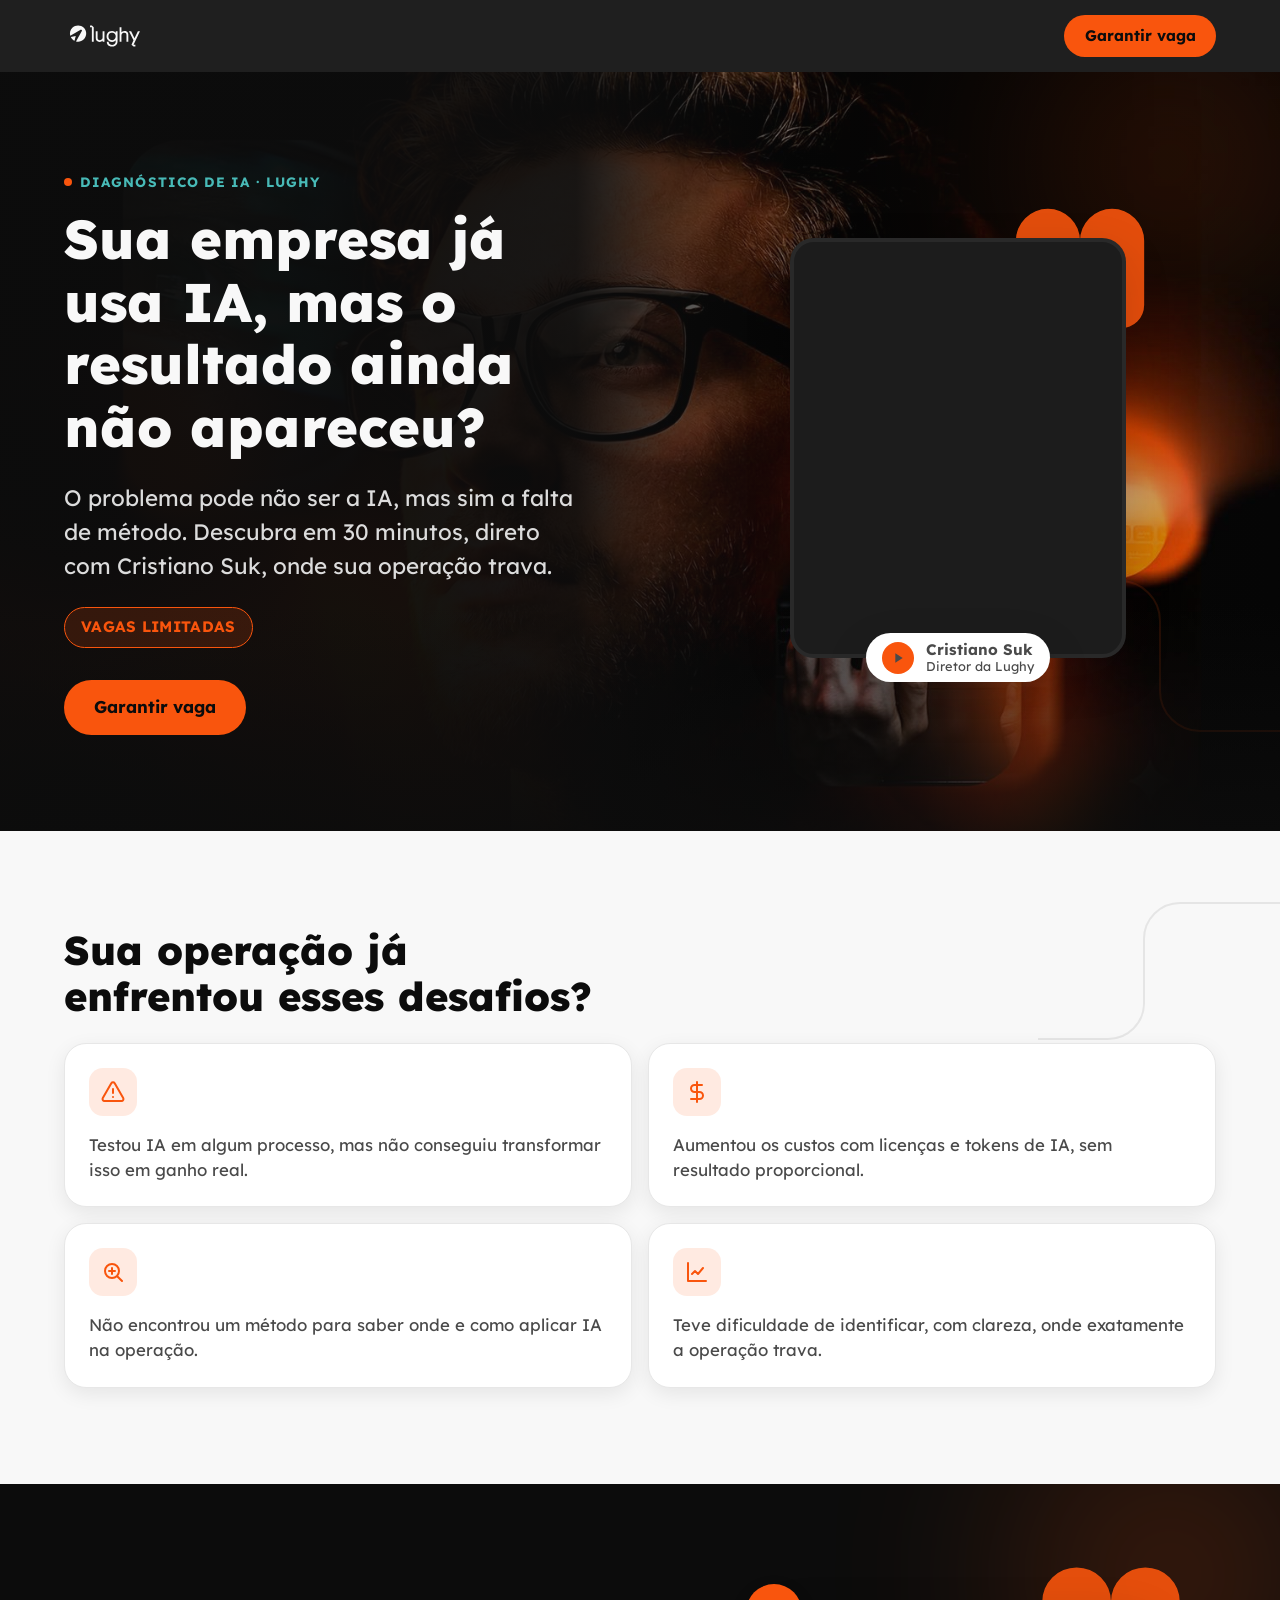
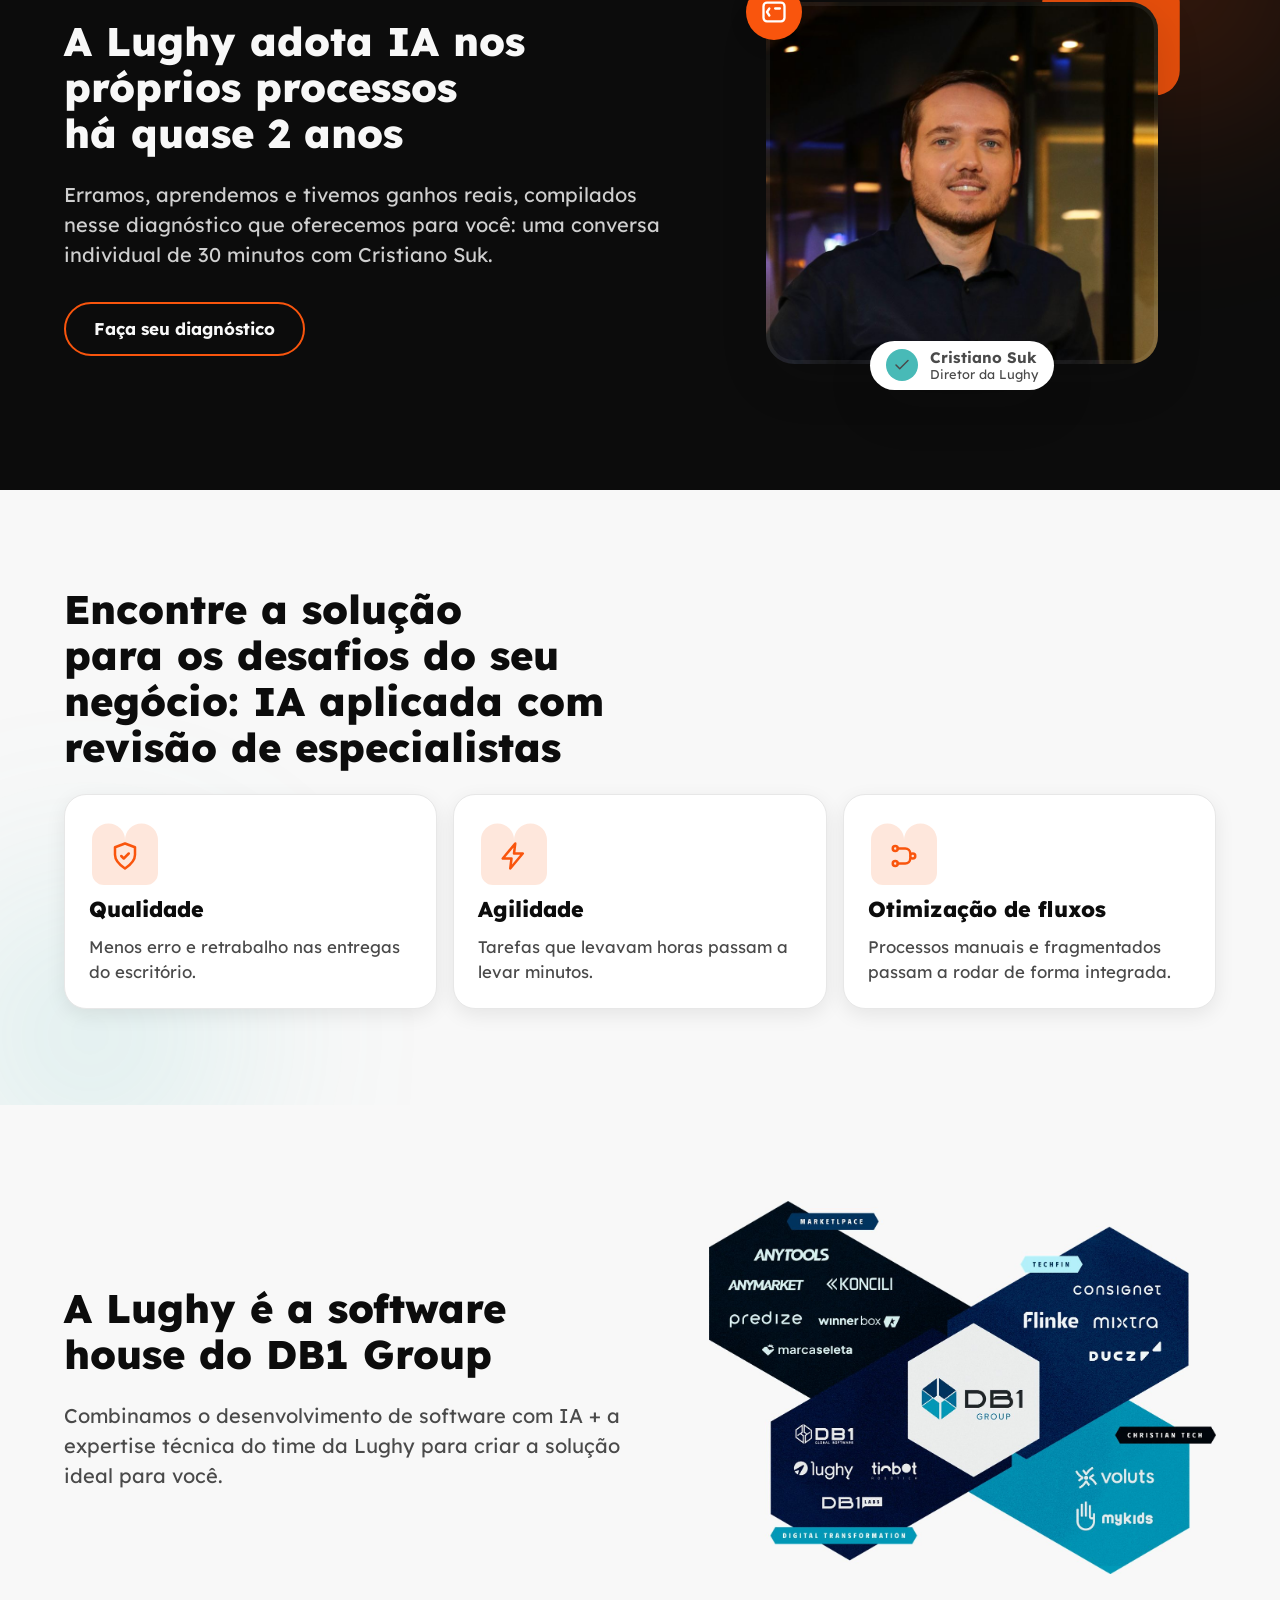
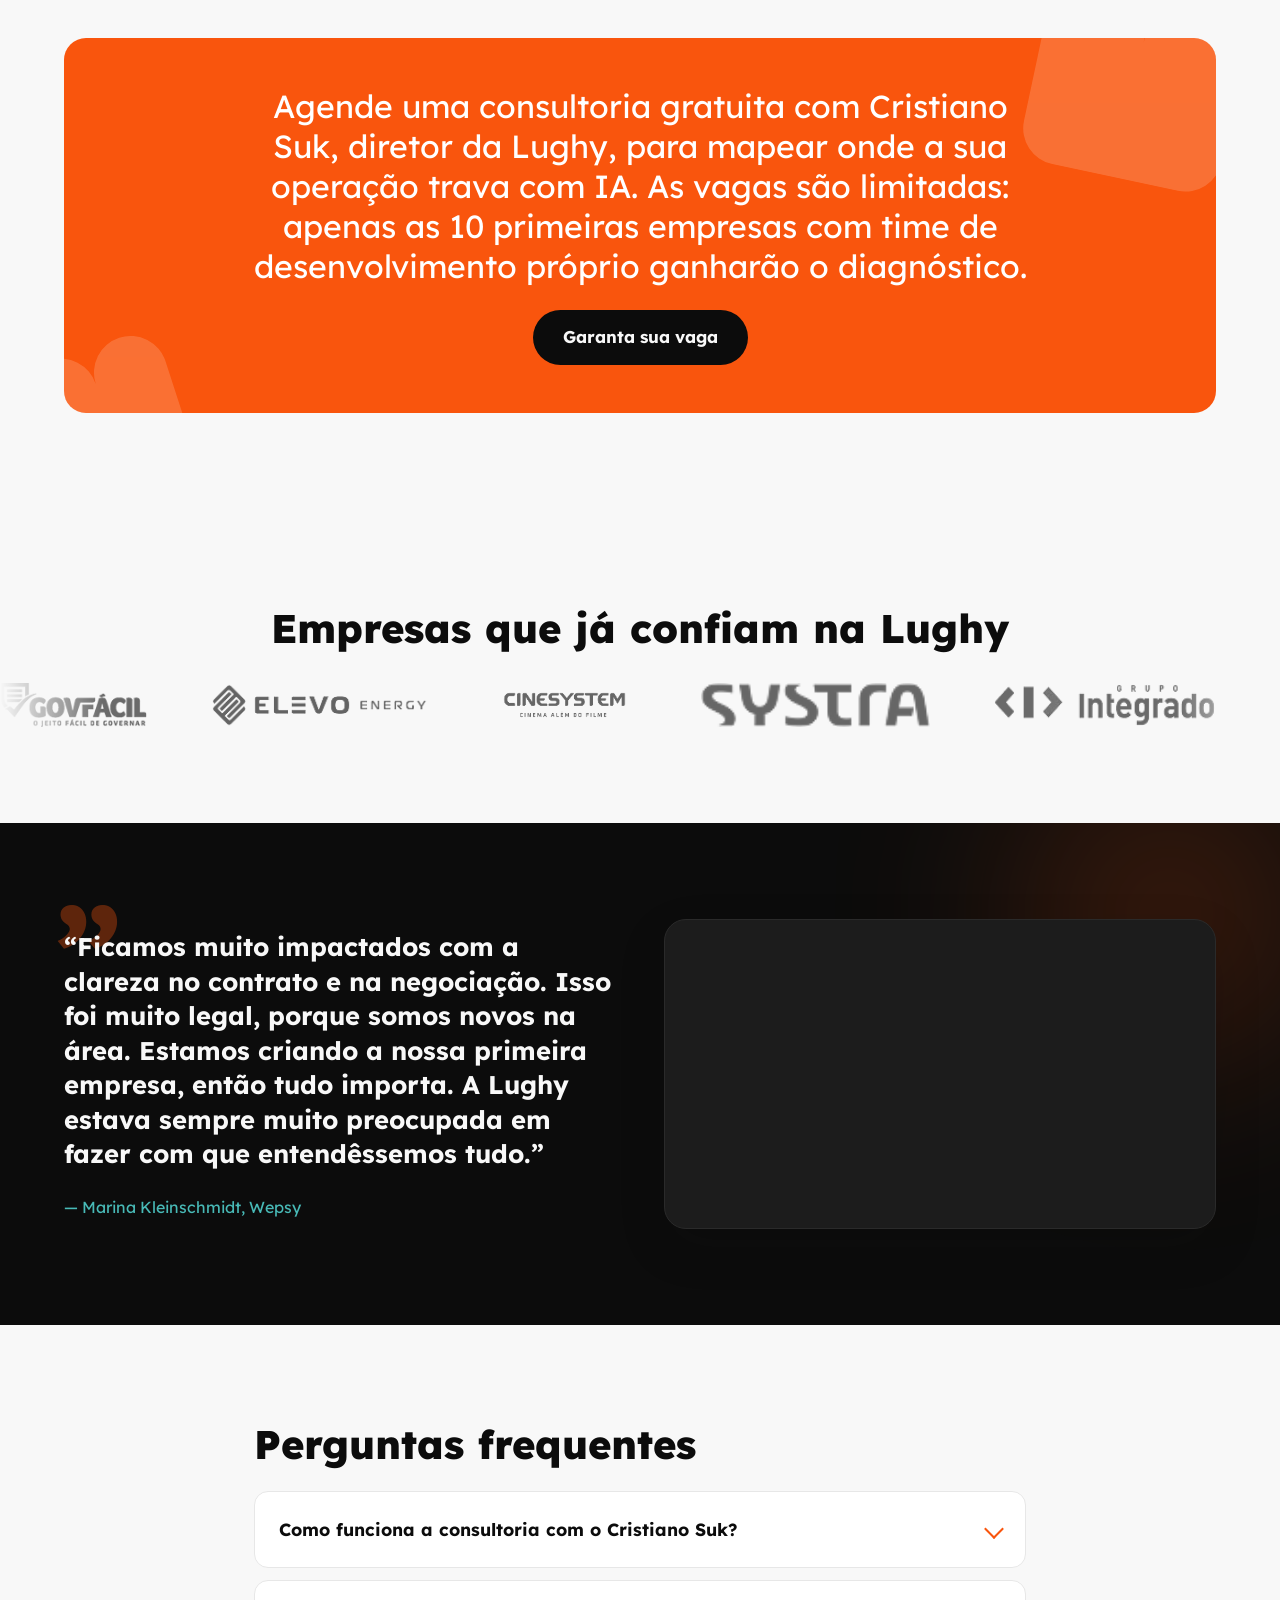
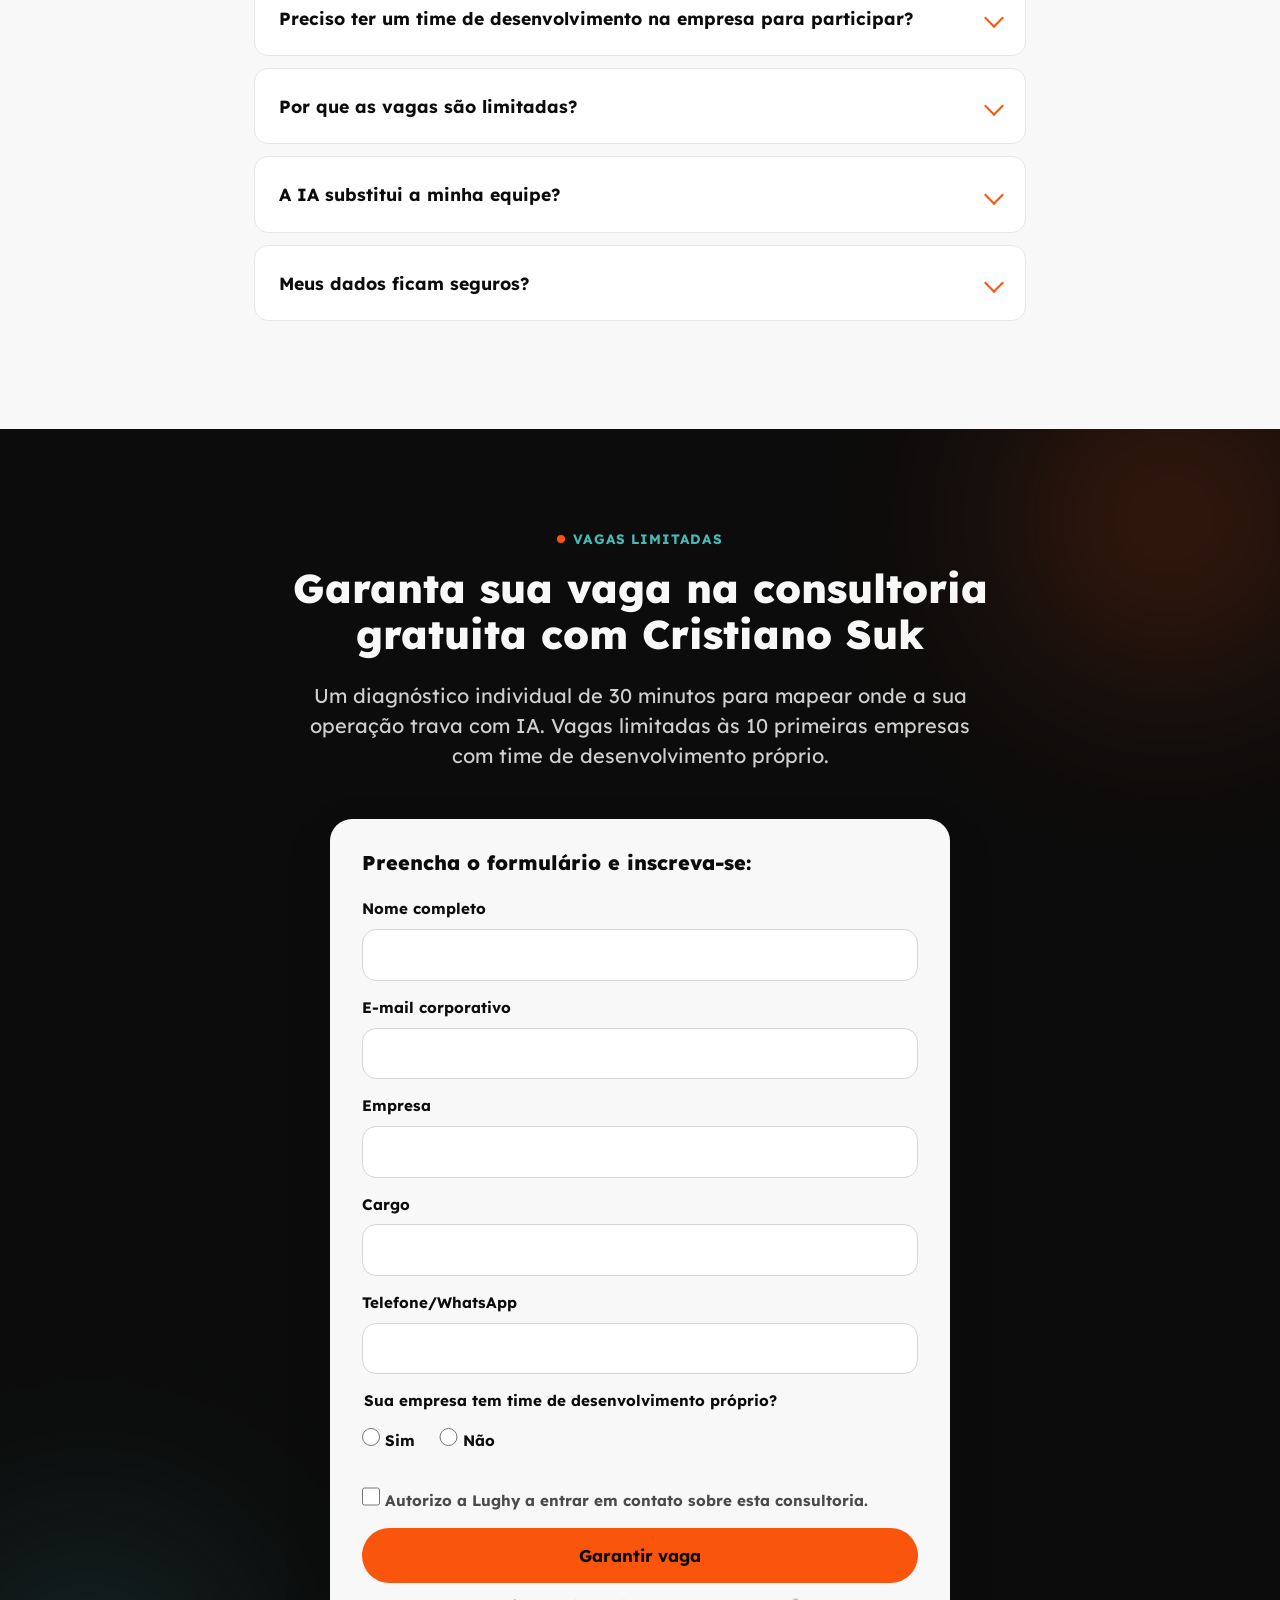
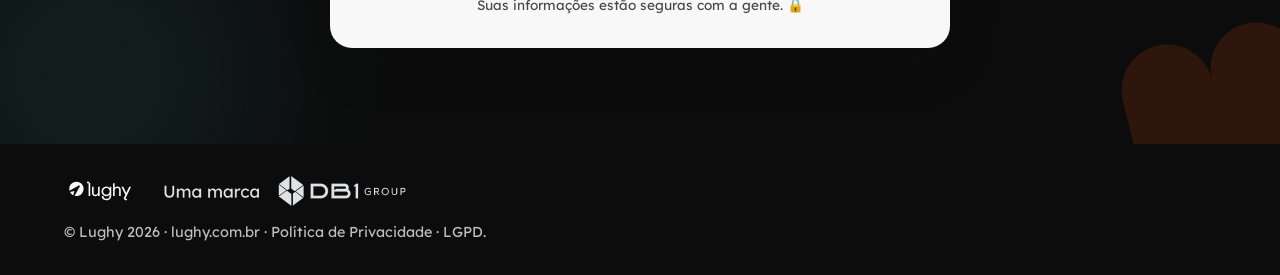
<file: index.html>
<!DOCTYPE html>
<html lang="pt-BR">
<head>
  <meta charset="UTF-8" />
  <meta name="viewport" content="width=device-width, initial-scale=1.0" />

  <!-- Google Tag Manager -->
  <script>(function(w,d,s,l,i){w[l]=w[l]||[];w[l].push({'gtm.start':
  new Date().getTime(),event:'gtm.js'});var f=d.getElementsByTagName(s)[0],
  j=d.createElement(s),dl=l!='dataLayer'?'&l='+l:'';j.async=true;j.src=
  'https://www.googletagmanager.com/gtm.js?id='+i+dl;f.parentNode.insertBefore(j,f);
  })(window,document,'script','dataLayer','GTM-N384CG7L');</script>
  <!-- End Google Tag Manager -->

  <title>Consultoria gratuita de IA com Cristiano Suk | Lughy</title>
  <meta name="description" content="Sua empresa já usa IA, mas o resultado não apareceu? Agende um diagnóstico gratuito de 30 minutos com Cristiano Suk, diretor da Lughy, e descubra onde sua operação trava. Vagas limitadas." />

  <!-- Open Graph -->
  <meta property="og:type" content="website" />
  <meta property="og:site_name" content="Lughy" />
  <meta property="og:locale" content="pt_BR" />
  <meta property="og:title" content="Consultoria gratuita de IA com Cristiano Suk | Lughy" />
  <meta property="og:description" content="Descubra em 30 minutos, direto com Cristiano Suk, onde sua operação trava com IA. Vagas limitadas às 10 primeiras empresas com time de desenvolvimento próprio." />
  <meta property="og:url" content="https://lughy.com.br/" />
  <!-- substituir por imagem de compartilhamento social 1200x630 (og-image.jpg) -->
  <meta property="og:image" content="assets/og-image.jpg" />
  <meta property="og:image:width" content="1200" />
  <meta property="og:image:height" content="630" />
  <meta property="og:image:alt" content="Consultoria gratuita de IA com Cristiano Suk, diretor da Lughy" />

  <!-- Twitter Card -->
  <meta name="twitter:card" content="summary_large_image" />
  <meta name="twitter:title" content="Consultoria gratuita de IA com Cristiano Suk | Lughy" />
  <meta name="twitter:description" content="Descubra em 30 minutos, direto com Cristiano Suk, onde sua operação trava com IA. Vagas limitadas." />
  <meta name="twitter:image" content="assets/og-image.jpg" />

  <link rel="icon" type="image/svg+xml" href="assets/logo-lughy-orange.svg" />

  <!-- Google Fonts: Lexend (400, 700, 800) -->
  <link rel="preconnect" href="https://fonts.googleapis.com" />
  <link rel="preconnect" href="https://fonts.gstatic.com" crossorigin />
  <link href="https://fonts.googleapis.com/css2?family=Lexend:wght@400;700;800&display=swap" rel="stylesheet" />

  <link rel="stylesheet" href="styles.css" />
</head>
<body>
  <!-- Google Tag Manager (noscript) -->
  <noscript><iframe src="https://www.googletagmanager.com/ns.html?id=GTM-N384CG7L"
  height="0" width="0" style="display:none;visibility:hidden"></iframe></noscript>
  <!-- End Google Tag Manager (noscript) -->

  <a class="skip-link" href="#formulario">Ir para o formulário</a>

  <!-- 5.1 Header fixo -->
  <header class="site-header">
    <div class="container site-header__inner">
      <a class="site-header__logo" href="#topo" aria-label="Lughy — página inicial">
        <!-- substituir por logo oficial Lughy (variante off-white) -->
        <img src="assets/logo-lughy-white.svg" alt="Lughy" width="140" height="56" />
      </a>
      <!-- LP focada em conversão: sem menu de navegação -->
      <a class="btn btn--primary btn--sm site-header__cta js-scroll" href="#formulario">Garantir vaga</a>
    </div>
  </header>

  <main id="topo">

    <!-- 5.2 Hero + Formulário -->
    <section class="hero" aria-labelledby="hero-title">
      <!-- imagem de fundo estilizada (PPT comercial) + overlay para legibilidade -->
      <div class="hero__bg" aria-hidden="true"></div>
      <!-- elementos decorativos organicos -->
      <span class="deco-glow deco-glow--orange" aria-hidden="true"></span>
      <span class="deco-glow deco-glow--teal" aria-hidden="true"></span>
      <svg class="deco-line deco-line--hero" viewBox="0 0 320 260" fill="none" aria-hidden="true">
        <path d="M8 40 H120 a40 40 0 0 1 40 40 V150 a40 40 0 0 0 40 40 H312" stroke="currentColor" stroke-width="2" />
      </svg>

      <div class="container hero__grid">
        <div class="hero__copy">
          <p class="eyebrow"><span class="eyebrow__dot" aria-hidden="true"></span> Diagnóstico de IA · Lughy</p>
          <h1 id="hero-title">Sua empresa já usa IA, mas o resultado ainda não apareceu?</h1>
          <h2 class="hero__subtitle">O problema pode não ser a IA, mas sim a falta de método. Descubra em 30 minutos, direto com Cristiano Suk, onde sua operação trava.</h2>
          <p class="hero__vagas"><span class="badge">Vagas limitadas</span></p>
          <a class="btn btn--primary js-scroll hero__cta" href="#formulario">Garantir vaga</a>
        </div>

        <!-- Vídeo do Cristiano Suk sobre a consultoria (formato vertical 4:5) -->
        <div class="hero__media">
          <figure class="video-suk">
            <svg class="video-suk__shape" viewBox="0 0 240 220" aria-hidden="true"><path d="M10,70 A55,55 0 0 1 120,70 A55,55 0 0 1 230,70 L230,180 A40,40 0 0 1 190,220 L50,220 A40,40 0 0 1 10,180 Z"/></svg>
            <div class="video-suk__frame">
              <!-- Vídeo do Cristiano Suk sobre a consultoria (YouTube Short) -->
              <iframe
                src="https://www.youtube-nocookie.com/embed/5r_0Nt1J_Ow"
                title="Cristiano Suk fala sobre a consultoria de IA da Lughy"
                loading="lazy"
                referrerpolicy="strict-origin-when-cross-origin"
                allow="accelerometer; autoplay; clipboard-write; encrypted-media; gyroscope; picture-in-picture; web-share"
                allowfullscreen></iframe>
            </div>
            <figcaption class="video-suk__tag">
              <span class="video-suk__tag-badge" aria-hidden="true">
                <svg viewBox="0 0 24 24" fill="currentColor"><path d="M8 5v14l11-7z"/></svg>
              </span>
              <span><strong>Cristiano Suk</strong>Diretor da Lughy</span>
            </figcaption>
          </figure>
        </div>
      </div>
    </section>

    <!-- 5.3 Seção Dores -->
    <section class="section dores" aria-labelledby="dores-title">
      <svg class="deco-line deco-line--dores" viewBox="0 0 300 200" fill="none" aria-hidden="true">
        <path d="M292 20 H150 a36 36 0 0 0 -36 36 V120 a36 36 0 0 1 -36 36 H8" stroke="currentColor" stroke-width="2" />
      </svg>
      <div class="container">
        <h2 id="dores-title" class="section__title">Sua operação já enfrentou esses desafios?</h2>
        <ul class="cards cards--2 dores__grid">
          <li class="card">
            <span class="card__badge" aria-hidden="true">
              <svg viewBox="0 0 24 24" fill="none" stroke="currentColor" stroke-width="2" stroke-linecap="round" stroke-linejoin="round"><path d="M12 9v4M12 17h.01"/><path d="M10.3 3.2 1.8 18a2 2 0 0 0 1.7 3h17a2 2 0 0 0 1.7-3L13.7 3.2a2 2 0 0 0-3.4 0z"/></svg>
            </span>
            <p>Testou IA em algum processo, mas não conseguiu transformar isso em ganho real.</p>
          </li>
          <li class="card">
            <span class="card__badge" aria-hidden="true">
              <svg viewBox="0 0 24 24" fill="none" stroke="currentColor" stroke-width="2" stroke-linecap="round" stroke-linejoin="round"><path d="M12 2v20M17 5H9.5a3.5 3.5 0 0 0 0 7h5a3.5 3.5 0 0 1 0 7H6"/></svg>
            </span>
            <p>Aumentou os custos com licenças e tokens de IA, sem resultado proporcional.</p>
          </li>
          <li class="card">
            <span class="card__badge" aria-hidden="true">
              <svg viewBox="0 0 24 24" fill="none" stroke="currentColor" stroke-width="2" stroke-linecap="round" stroke-linejoin="round"><circle cx="11" cy="11" r="7"/><path d="m21 21-4.3-4.3M11 8v6M8 11h6"/></svg>
            </span>
            <p>Não encontrou um método para saber onde e como aplicar IA na operação.</p>
          </li>
          <li class="card">
            <span class="card__badge" aria-hidden="true">
              <svg viewBox="0 0 24 24" fill="none" stroke="currentColor" stroke-width="2" stroke-linecap="round" stroke-linejoin="round"><path d="M3 3v18h18"/><path d="m7 14 3-3 3 3 5-6"/></svg>
            </span>
            <p>Teve dificuldade de identificar, com clareza, onde exatamente a operação trava.</p>
          </li>
        </ul>
      </div>
    </section>

    <!-- 5.4 Seção Solução (fundo preto) -->
    <section class="section section--dark solucao" aria-labelledby="solucao-title">
      <span class="deco-glow deco-glow--orange" aria-hidden="true"></span>
      <div class="container solucao__grid">
        <div class="solucao__text">
          <h2 id="solucao-title" class="section__title">A Lughy adota IA nos próprios processos há quase 2 anos</h2>
          <p class="section__lead">Erramos, aprendemos e tivemos ganhos reais, compilados nesse diagnóstico que oferecemos para você: uma conversa individual de 30 minutos com Cristiano Suk.</p>
          <a class="btn btn--outline js-scroll" href="#formulario">Faça seu diagnóstico</a>
        </div>

        <!-- Foto do Cristiano Suk -->
        <figure class="suk">
          <svg class="suk__shape" viewBox="0 0 240 220" aria-hidden="true"><path d="M10,70 A55,55 0 0 1 120,70 A55,55 0 0 1 230,70 L230,180 A40,40 0 0 1 190,220 L50,220 A40,40 0 0 1 10,180 Z"/></svg>
          <div class="suk__frame">
            <img src="assets/suk.jpg" alt="Cristiano Suk, diretor da Lughy" width="480" height="410" />
          </div>
          <span class="float-badge float-badge--orange suk__badge" aria-hidden="true">
            <svg viewBox="0 0 24 24" fill="none" stroke="currentColor" stroke-width="2" stroke-linecap="round" stroke-linejoin="round"><rect x="3" y="4" width="18" height="16" rx="3"/><path d="M8 9l-2 3 2 3M13 9h4"/></svg>
          </span>
          <figcaption class="suk__tag">
            <span class="suk__tag-badge" aria-hidden="true">
              <svg viewBox="0 0 24 24" fill="none" stroke="currentColor" stroke-width="2" stroke-linecap="round" stroke-linejoin="round"><path d="M20 6 9 17l-5-5"/></svg>
            </span>
            <span><strong>Cristiano Suk</strong>Diretor da Lughy</span>
          </figcaption>
        </figure>
      </div>
    </section>

    <!-- 5.5 Seção Diferenciais -->
    <section class="section diferenciais" aria-labelledby="dif-title">
      <span class="deco-glow deco-glow--teal" aria-hidden="true"></span>
      <div class="container">
        <h2 id="dif-title" class="section__title">Encontre a solução para os desafios do seu negócio: IA aplicada com revisão de especialistas</h2>
        <ul class="cards cards--3">
          <li class="card card--pillar">
            <span class="pillar-shape" aria-hidden="true">
              <svg class="pillar-shape__bg" viewBox="0 0 240 220"><path d="M10,70 A55,55 0 0 1 120,70 A55,55 0 0 1 230,70 L230,180 A40,40 0 0 1 190,220 L50,220 A40,40 0 0 1 10,180 Z"/></svg>
              <svg class="pillar-shape__icon" viewBox="0 0 24 24" fill="none" stroke="currentColor" stroke-width="2" stroke-linecap="round" stroke-linejoin="round"><path d="M12 2 4 5v6c0 5 3.5 8 8 11 4.5-3 8-6 8-11V5l-8-3z"/><path d="m9 12 2 2 4-4"/></svg>
            </span>
            <h3>Qualidade</h3>
            <p>Menos erro e retrabalho nas entregas do escritório.</p>
          </li>
          <li class="card card--pillar">
            <span class="pillar-shape" aria-hidden="true">
              <svg class="pillar-shape__bg" viewBox="0 0 240 220"><path d="M10,70 A55,55 0 0 1 120,70 A55,55 0 0 1 230,70 L230,180 A40,40 0 0 1 190,220 L50,220 A40,40 0 0 1 10,180 Z"/></svg>
              <svg class="pillar-shape__icon" viewBox="0 0 24 24" fill="none" stroke="currentColor" stroke-width="2" stroke-linecap="round" stroke-linejoin="round"><path d="M13 2 3 14h7l-1 8 10-12h-7l1-8z"/></svg>
            </span>
            <h3>Agilidade</h3>
            <p>Tarefas que levavam horas passam a levar minutos.</p>
          </li>
          <li class="card card--pillar">
            <span class="pillar-shape" aria-hidden="true">
              <svg class="pillar-shape__bg" viewBox="0 0 240 220"><path d="M10,70 A55,55 0 0 1 120,70 A55,55 0 0 1 230,70 L230,180 A40,40 0 0 1 190,220 L50,220 A40,40 0 0 1 10,180 Z"/></svg>
              <svg class="pillar-shape__icon" viewBox="0 0 24 24" fill="none" stroke="currentColor" stroke-width="2" stroke-linecap="round" stroke-linejoin="round"><circle cx="5" cy="6" r="2"/><circle cx="5" cy="18" r="2"/><circle cx="19" cy="12" r="2"/><path d="M7 6h6a4 4 0 0 1 4 4v0M7 18h6a4 4 0 0 0 4-4v0"/></svg>
            </span>
            <h3>Otimização de fluxos</h3>
            <p>Processos manuais e fragmentados passam a rodar de forma integrada.</p>
          </li>
        </ul>
      </div>
    </section>

    <!-- 5.6 Institucional Lughy + CTA reforço -->
    <section class="section institucional" aria-labelledby="inst-title">
      <div class="container institucional__grid">
        <div class="institucional__text">
          <h2 id="inst-title" class="section__title">A Lughy é a software house do DB1 Group</h2>
          <p class="section__lead">Combinamos o desenvolvimento de software com IA + a expertise técnica do time da Lughy para criar a solução ideal para você.</p>
        </div>
        <figure class="ecosystem">
          <!-- ecossistemas de marcas do DB1 Group (imagem do PPT comercial) -->
          <img src="assets/decor/db1-ecossistemas.jpg" alt="Ecossistemas de marcas do DB1 Group — Marketplace, Techfin, Christian Tech e Digital Transformation, onde está a Lughy" width="1300" height="955" />
        </figure>
      </div>

      <div class="container">
        <aside class="reforco" aria-labelledby="reforco-title">
          <svg class="reforco__shape reforco__shape--1" viewBox="0 0 240 220" aria-hidden="true"><path d="M10,70 A55,55 0 0 1 120,70 A55,55 0 0 1 230,70 L230,180 A40,40 0 0 1 190,220 L50,220 A40,40 0 0 1 10,180 Z"/></svg>
          <svg class="reforco__shape reforco__shape--2" viewBox="0 0 240 220" aria-hidden="true"><path d="M10,70 A55,55 0 0 1 120,70 A55,55 0 0 1 230,70 L230,180 A40,40 0 0 1 190,220 L50,220 A40,40 0 0 1 10,180 Z"/></svg>
          <div class="reforco__content">
            <h2 id="reforco-title" class="reforco__title">Agende uma consultoria gratuita com Cristiano Suk, diretor da Lughy, para mapear onde a sua operação trava com IA. As vagas são limitadas: apenas as 10 primeiras empresas com time de desenvolvimento próprio ganharão o diagnóstico.</h2>
            <a class="btn btn--dark js-scroll" href="#formulario">Garanta sua vaga</a>
          </div>
        </aside>
      </div>
    </section>

    <!-- 5.7 Prova social — Logos -->
    <section class="section logos" aria-labelledby="logos-title">
      <div class="container">
        <h2 id="logos-title" class="section__title">Empresas que já confiam na Lughy</h2>
      </div>
      <!-- carrossel automatico de logos (marquee) -->
      <div class="marquee" role="group" aria-label="Logos de clientes da Lughy">
        <ul class="marquee__track">
          <!-- logos de clientes extraidos de lughy.com.br -->
          <li><img src="assets/clients/govfacil.png" alt="Gov Fácil" loading="lazy" /></li>
          <li><img src="assets/clients/elevo.png" alt="Elevo" loading="lazy" /></li>
          <li><img src="assets/clients/cinesystem.png" alt="Cinesystem" loading="lazy" /></li>
          <li><img src="assets/clients/systra.png" alt="SYSTRA" loading="lazy" /></li>
          <li><img src="assets/clients/integrado.png" alt="Grupo Integrado" loading="lazy" /></li>
          <li><img src="assets/clients/joch.png" alt="Joch" loading="lazy" /></li>
          <li><img src="assets/clients/moran.png" alt="Moran" loading="lazy" /></li>
          <li><img src="assets/clients/pam.png" alt="PAM" loading="lazy" /></li>
          <li><img src="assets/clients/sp.png" alt="SP" loading="lazy" /></li>
          <li><img src="assets/clients/gregtur.png" alt="Gregtur" loading="lazy" /></li>
        </ul>
        <ul class="marquee__track" aria-hidden="true">
          <li><img src="assets/clients/govfacil.png" alt="" /></li>
          <li><img src="assets/clients/elevo.png" alt="" /></li>
          <li><img src="assets/clients/cinesystem.png" alt="" /></li>
          <li><img src="assets/clients/systra.png" alt="" /></li>
          <li><img src="assets/clients/integrado.png" alt="" /></li>
          <li><img src="assets/clients/joch.png" alt="" /></li>
          <li><img src="assets/clients/moran.png" alt="" /></li>
          <li><img src="assets/clients/pam.png" alt="" /></li>
          <li><img src="assets/clients/sp.png" alt="" /></li>
          <li><img src="assets/clients/gregtur.png" alt="" /></li>
        </ul>
      </div>
    </section>

    <!-- 5.8 Depoimento + Vídeo Case Wepsy -->
    <section class="section section--dark depoimento" aria-labelledby="depo-title">
      <span class="deco-glow deco-glow--orange" aria-hidden="true"></span>
      <div class="container depoimento__grid">
        <div class="depoimento__quote">
          <h2 id="depo-title" class="visually-hidden">Depoimento de cliente</h2>
          <span class="quote-mark" aria-hidden="true">”</span>
          <blockquote>
            <p>“Ficamos muito impactados com a clareza no contrato e na negociação. Isso foi muito legal, porque somos novos na área. Estamos criando a nossa primeira empresa, então tudo importa. A Lughy estava sempre muito preocupada em fazer com que entendêssemos tudo.”</p>
            <footer class="depoimento__author">— Marina Kleinschmidt, Wepsy</footer>
          </blockquote>
        </div>

        <div class="depoimento__video">
          <!-- Vídeo case Wepsy (YouTube) -->
          <div class="video-embed">
            <iframe
              src="https://www.youtube-nocookie.com/embed/9lRz9R0BSvA"
              title="Vídeo case Wepsy — depoimento sobre a Lughy"
              loading="lazy"
              referrerpolicy="strict-origin-when-cross-origin"
              allow="accelerometer; autoplay; clipboard-write; encrypted-media; gyroscope; picture-in-picture; web-share"
              allowfullscreen></iframe>
          </div>
        </div>
      </div>
    </section>

    <!-- 5.9 FAQ (acordeão) -->
    <section class="section faq" aria-labelledby="faq-title">
      <div class="container faq__inner">
        <h2 id="faq-title" class="section__title">Perguntas frequentes</h2>

        <details class="faq__item">
          <summary>Como funciona a consultoria com o Cristiano Suk?</summary>
          <div class="faq__answer">
            <p>Cristiano Suk, diretor da Lughy, oferece pessoalmente uma conversa de 30 minutos para mapear onde a sua operação trava com IA. Não é uma reunião com material genérico: é um diagnóstico direto do seu contexto, e você sai com direcionamento prático sobre como aplicar IA no desenvolvimento com mais segurança e qualidade.</p>
          </div>
        </details>

        <details class="faq__item">
          <summary>Preciso ter um time de desenvolvimento na empresa para participar?</summary>
          <div class="faq__answer">
            <p>Sim. As vagas são exclusivas para empresas que já têm um time de desenvolvimento próprio. A consultoria foi pensada para quem já lida com desenvolvimento no dia a dia e quer aplicar IA com mais critério, e não para montar uma equipe do zero.</p>
          </div>
        </details>

        <details class="faq__item">
          <summary>Por que as vagas são limitadas?</summary>
          <div class="faq__answer">
            <p>Porque a consultoria é conduzida pessoalmente pelo Cristiano Suk, e cada conversa exige atenção real ao contexto de cada empresa. Para manter esse nível de profundidade, abrimos vagas apenas para as primeiras empresas que se inscreverem e se encaixarem no perfil, com time de desenvolvimento próprio.</p>
          </div>
        </details>

        <details class="faq__item">
          <summary>A IA substitui a minha equipe?</summary>
          <div class="faq__answer">
            <p>Não. Na Lughy, a IA acelera o desenvolvimento e automatiza tarefas repetitivas, mas toda solução passa por revisão de especialistas antes de chegar até você. A consultoria mostra como aplicar IA para potencializar o time que você já tem, não para substituí-lo.</p>
          </div>
        </details>

        <details class="faq__item">
          <summary>Meus dados ficam seguros?</summary>
          <div class="faq__answer">
            <p>Sim. As informações compartilhadas na consultoria são tratadas com sigilo e seguem a LGPD. Nenhum dado da sua empresa é usado fora do escopo da conversa.</p>
          </div>
        </details>
      </div>
    </section>

    <!-- 5.11 Chamada final + Formulário -->
    <section class="section section--dark cta-final" aria-labelledby="cta-final-title">
      <span class="deco-glow deco-glow--orange" aria-hidden="true"></span>
      <span class="deco-glow deco-glow--teal" aria-hidden="true"></span>
      <svg class="cta-final__shape" viewBox="0 0 240 220" aria-hidden="true"><path d="M10,70 A55,55 0 0 1 120,70 A55,55 0 0 1 230,70 L230,180 A40,40 0 0 1 190,220 L50,220 A40,40 0 0 1 10,180 Z"/></svg>

      <div class="container cta-final__inner">
        <div class="cta-final__head">
          <p class="eyebrow"><span class="eyebrow__dot" aria-hidden="true"></span> Vagas limitadas</p>
          <h2 id="cta-final-title" class="section__title">Garanta sua vaga na consultoria gratuita com Cristiano Suk</h2>
          <p class="section__lead">Um diagnóstico individual de 30 minutos para mapear onde a sua operação trava com IA. Vagas limitadas às 10 primeiras empresas com time de desenvolvimento próprio.</p>
        </div>

        <!-- Formulário de inscrição (conversão final) -->
        <div class="cta-final__form">
          <form id="formulario" class="form-card" novalidate>
            <h2 class="form-card__title">Preencha o formulário e inscreva-se:</h2>

            <div class="field">
              <label for="nome">Nome completo</label>
              <input type="text" id="nome" name="nome" autocomplete="name" required aria-label="Nome completo" aria-required="true" />
              <p class="field__error" data-error-for="nome" hidden>Informe seu nome completo.</p>
            </div>

            <div class="field">
              <label for="email">E-mail corporativo</label>
              <input type="email" id="email" name="email" autocomplete="email" required aria-label="E-mail corporativo" aria-required="true" />
              <p class="field__error" data-error-for="email" hidden>Informe um e-mail válido.</p>
            </div>

            <div class="field">
              <label for="empresa">Empresa</label>
              <input type="text" id="empresa" name="empresa" autocomplete="organization" required aria-label="Empresa" aria-required="true" />
              <p class="field__error" data-error-for="empresa" hidden>Informe o nome da empresa.</p>
            </div>

            <div class="field">
              <label for="cargo">Cargo</label>
              <input type="text" id="cargo" name="cargo" autocomplete="organization-title" required aria-label="Cargo" aria-required="true" />
              <p class="field__error" data-error-for="cargo" hidden>Informe seu cargo.</p>
            </div>

            <div class="field">
              <label for="telefone">Telefone/WhatsApp</label>
              <input type="tel" id="telefone" name="telefone" autocomplete="tel" inputmode="tel" required aria-label="Telefone ou WhatsApp" aria-required="true" />
              <p class="field__error" data-error-for="telefone" hidden>Informe um telefone válido.</p>
            </div>

            <fieldset class="field field--radio">
              <legend>Sua empresa tem time de desenvolvimento próprio?</legend>
              <div class="radio-group">
                <label class="radio">
                  <input type="radio" name="time_dev" value="Sim" required aria-label="Sim, temos time de desenvolvimento próprio" />
                  <span>Sim</span>
                </label>
                <label class="radio">
                  <input type="radio" name="time_dev" value="Não" aria-label="Não, não temos time de desenvolvimento próprio" />
                  <span>Não</span>
                </label>
              </div>
              <p class="field__error" data-error-for="time_dev" hidden>Selecione uma opção.</p>
            </fieldset>

            <div class="field field--check">
              <label class="check">
                <input type="checkbox" id="lgpd" name="lgpd" required aria-label="Autorizo a Lughy a entrar em contato sobre esta consultoria" />
                <span>Autorizo a Lughy a entrar em contato sobre esta consultoria.</span>
              </label>
              <p class="field__error" data-error-for="lgpd" hidden>É necessário autorizar o contato para continuar.</p>
            </div>

            <button type="submit" class="btn btn--primary btn--block">Garantir vaga</button>

            <p class="form-card__secure">Suas informações estão seguras com a gente. 🔒</p>

            <p class="form-card__success" role="status" hidden>Inscrição recebida! Em breve entraremos em contato para agendar seu diagnóstico. 🎉</p>
            <p class="form-card__error" role="alert" hidden>Não foi possível enviar agora. Tente novamente em instantes.</p>
          </form>
        </div>
      </div>
    </section>

  </main>

  <!-- 5.10 Footer -->
  <footer class="site-footer">
    <div class="container site-footer__inner">
      <div class="site-footer__brand">
        <!-- substituir por logo oficial Lughy (variante off-white) -->
        <img class="site-footer__logo" src="assets/logo-lughy-white.svg" alt="Lughy" width="120" height="48" />
        <!-- assinatura institucional DB1 Group -->
        <img class="site-footer__db1" src="assets/decor/db1group-signature.png" alt="Uma marca DB1 Group" width="150" height="40" />
      </div>
      <p class="site-footer__legal">© Lughy 2026 · lughy.com.br · Política de Privacidade · LGPD.</p>
    </div>
  </footer>

  <script src="script.js"></script>
</body>
</html>
</file>
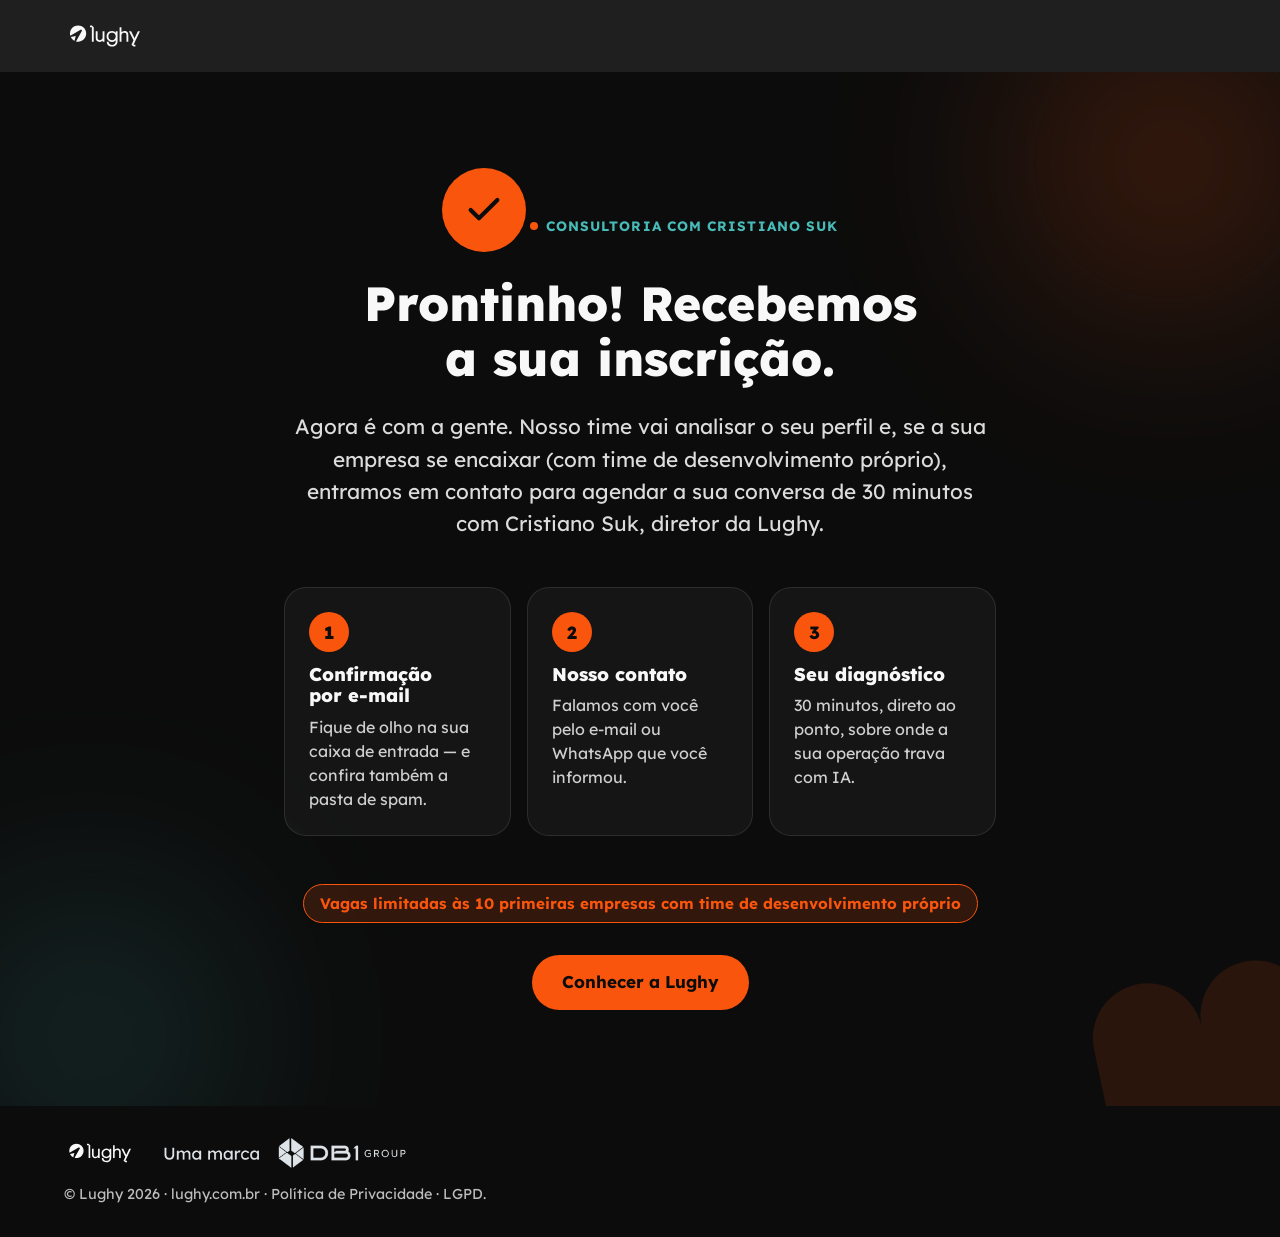
<file: obrigado.html>
<!DOCTYPE html>
<html lang="pt-BR">
<head>
  <meta charset="UTF-8" />
  <meta name="viewport" content="width=device-width, initial-scale=1.0" />
  <meta name="robots" content="noindex, nofollow" />

  <!-- Google Tag Manager -->
  <script>(function(w,d,s,l,i){w[l]=w[l]||[];w[l].push({'gtm.start':
  new Date().getTime(),event:'gtm.js'});var f=d.getElementsByTagName(s)[0],
  j=d.createElement(s),dl=l!='dataLayer'?'&l='+l:'';j.async=true;j.src=
  'https://www.googletagmanager.com/gtm.js?id='+i+dl;f.parentNode.insertBefore(j,f);
  })(window,document,'script','dataLayer','GTM-N384CG7L');</script>
  <!-- End Google Tag Manager -->

  <!-- Evento de conversão: dispara só quando a pessoa chega pela conversão (redirect do formulário) -->
  <script>
    window.dataLayer = window.dataLayer || [];
    if (new URLSearchParams(window.location.search).get("convertido") === "1") {
      window.dataLayer.push({ event: "conversao_lead", conversao_identificador: "lp-consultoria-suk" });
    }
  </script>

  <title>Inscrição recebida! | Consultoria com Cristiano Suk — Lughy</title>
  <meta name="description" content="Recebemos a sua inscrição na consultoria gratuita de IA com Cristiano Suk, diretor da Lughy. Veja os próximos passos." />

  <link rel="icon" type="image/svg+xml" href="assets/logo-lughy-orange.svg" />

  <link rel="preconnect" href="https://fonts.googleapis.com" />
  <link rel="preconnect" href="https://fonts.gstatic.com" crossorigin />
  <link href="https://fonts.googleapis.com/css2?family=Lexend:wght@400;700;800&display=swap" rel="stylesheet" />

  <link rel="stylesheet" href="styles.css" />
</head>
<body>
  <!-- Google Tag Manager (noscript) -->
  <noscript><iframe src="https://www.googletagmanager.com/ns.html?id=GTM-N384CG7L"
  height="0" width="0" style="display:none;visibility:hidden"></iframe></noscript>
  <!-- End Google Tag Manager (noscript) -->

  <!-- Header -->
  <header class="site-header">
    <div class="container site-header__inner">
      <a class="site-header__logo" href="https://lughy.com.br" aria-label="Lughy — página inicial">
        <!-- substituir por logo oficial Lughy (variante off-white) -->
        <img src="assets/logo-lughy-white.svg" alt="Lughy" width="140" height="56" />
      </a>
    </div>
  </header>

  <main>
    <section class="thanks" aria-labelledby="thanks-title">
      <span class="deco-glow deco-glow--orange" aria-hidden="true"></span>
      <span class="deco-glow deco-glow--teal" aria-hidden="true"></span>
      <svg class="thanks__shape" viewBox="0 0 240 220" aria-hidden="true"><path d="M10,70 A55,55 0 0 1 120,70 A55,55 0 0 1 230,70 L230,180 A40,40 0 0 1 190,220 L50,220 A40,40 0 0 1 10,180 Z"/></svg>

      <div class="container thanks__inner">
        <span class="thanks__icon" aria-hidden="true">
          <svg viewBox="0 0 24 24" fill="none" stroke="currentColor" stroke-width="2.5" stroke-linecap="round" stroke-linejoin="round"><path d="M20 6 9 17l-5-5"/></svg>
        </span>

        <p class="eyebrow"><span class="eyebrow__dot" aria-hidden="true"></span> Consultoria com Cristiano Suk</p>
        <h1 id="thanks-title">Prontinho! Recebemos a sua inscrição.</h1>
        <p class="thanks__lead">Agora é com a gente. Nosso time vai analisar o seu perfil e, se a sua empresa se encaixar (com time de desenvolvimento próprio), entramos em contato para agendar a sua conversa de 30 minutos com Cristiano Suk, diretor da Lughy.</p>

        <ol class="thanks__steps">
          <li class="thanks__step">
            <span class="thanks__step-num" aria-hidden="true">1</span>
            <h2>Confirmação por e-mail</h2>
            <p>Fique de olho na sua caixa de entrada — e confira também a pasta de spam.</p>
          </li>
          <li class="thanks__step">
            <span class="thanks__step-num" aria-hidden="true">2</span>
            <h2>Nosso contato</h2>
            <p>Falamos com você pelo e-mail ou WhatsApp que você informou.</p>
          </li>
          <li class="thanks__step">
            <span class="thanks__step-num" aria-hidden="true">3</span>
            <h2>Seu diagnóstico</h2>
            <p>30 minutos, direto ao ponto, sobre onde a sua operação trava com IA.</p>
          </li>
        </ol>

        <p class="thanks__note"><span class="badge">Vagas limitadas às 10 primeiras empresas com time de desenvolvimento próprio</span></p>

        <a class="btn btn--primary" href="https://lughy.com.br">Conhecer a Lughy</a>
      </div>
    </section>
  </main>

  <!-- Footer -->
  <footer class="site-footer">
    <div class="container site-footer__inner">
      <div class="site-footer__brand">
        <!-- substituir por logo oficial Lughy (variante off-white) -->
        <img class="site-footer__logo" src="assets/logo-lughy-white.svg" alt="Lughy" width="120" height="48" />
        <!-- assinatura institucional DB1 Group -->
        <img class="site-footer__db1" src="assets/decor/db1group-signature.png" alt="Uma marca DB1 Group" width="150" height="40" />
      </div>
      <p class="site-footer__legal">© Lughy 2026 · lughy.com.br · Política de Privacidade · LGPD.</p>
    </div>
  </footer>
</body>
</html>
</file>
<file: styles.css>
/* =========================================================
   Lughy — LP Consultoria de IA com Cristiano Suk
   Identidade visual Lughy (DB1 Group)
   ========================================================= */

/* ---------- Variáveis ---------- */
:root {
  /* Paleta oficial */
  --laranja-lughy: #F9550D;
  --laranja-lughy-dark: #d8460a; /* hover do CTA — mantém contraste */
  --preto: #0C0C0C;
  --off-white: #F8F8F8;
  --teal: #48BAB7;

  /* Escala de cinzas neutros */
  --cinza-900: #1a1a1a;
  --cinza-700: #4a4a4a; /* texto de apoio sobre claro (AA) */
  --cinza-500: #6f6f6f; /* placeholder */
  --cinza-300: #d5d5d5; /* bordas */
  --cinza-200: #e7e7e7;
  --cinza-100: #f1f1f1;
  --branco: #ffffff;

  /* Tipografia */
  --font: "Lexend", system-ui, -apple-system, "Segoe UI", Roboto, sans-serif;
  --fw-regular: 400;
  --fw-bold: 700;
  --fw-extrabold: 800;

  /* Espaçamento */
  --space-1: 0.25rem;
  --space-2: 0.5rem;
  --space-3: 0.75rem;
  --space-4: 1rem;
  --space-5: 1.5rem;
  --space-6: 2rem;
  --space-7: 3rem;
  --space-8: 4rem;
  --space-9: 6rem;

  /* Layout */
  --container: 1200px;
  --radius: 14px;
  --radius-lg: 22px;
  --header-h: 72px;
  --shadow: 0 18px 48px rgba(12, 12, 12, 0.14);
  --shadow-sm: 0 6px 20px rgba(12, 12, 12, 0.08);

  /* Forma orgânica assinatura Lughy (dois "bumps") como máscara */
  --lughy-mask: url("assets/decor/lughy-shape.svg");
}

/* ---------- Reset base ---------- */
*,
*::before,
*::after { box-sizing: border-box; }

* { margin: 0; }

html {
  scroll-behavior: smooth;
  scroll-padding-top: calc(var(--header-h) + 16px);
  -webkit-text-size-adjust: 100%;
}

body {
  font-family: var(--font);
  font-weight: var(--fw-regular);
  font-size: 1rem;
  line-height: 1.5;
  color: var(--preto);
  background: var(--off-white);
  text-align: left;
  overflow-x: hidden;
  -webkit-font-smoothing: antialiased;
}

img { max-width: 100%; height: auto; display: block; }

h1, h2, h3 {
  font-weight: var(--fw-extrabold);
  line-height: 1.15;
  text-wrap: balance;
}

p { text-wrap: pretty; }

a { color: inherit; }

button { font-family: inherit; }

@media (prefers-reduced-motion: reduce) {
  html { scroll-behavior: auto; }
  * { animation: none !important; transition: none !important; }
}

/* ---------- Utilitários ---------- */
.container {
  width: 100%;
  max-width: var(--container);
  margin-inline: auto;
  padding-inline: var(--space-5);
  position: relative;
  z-index: 2;
}

.section {
  padding-block: var(--space-8);
  position: relative;
  overflow: hidden;
}

.section__title {
  font-size: clamp(1.6rem, 4.5vw, 2.5rem);
  margin-bottom: var(--space-5);
  max-width: 24ch;
}

.section__lead {
  font-size: clamp(1.05rem, 2.2vw, 1.25rem);
  color: var(--cinza-700);
  max-width: 56ch;
}

.visually-hidden {
  position: absolute !important;
  width: 1px; height: 1px;
  padding: 0; margin: -1px;
  overflow: hidden; clip: rect(0 0 0 0);
  white-space: nowrap; border: 0;
}

.skip-link {
  position: absolute;
  left: var(--space-4);
  top: -60px;
  z-index: 200;
  background: var(--preto);
  color: var(--off-white);
  font-weight: var(--fw-bold);
  padding: var(--space-2) var(--space-4);
  border-radius: 0 0 var(--radius) var(--radius);
  transition: top 0.2s ease;
}
.skip-link:focus { top: 0; }

/* Foco visível global (acessibilidade) */
:where(a, button, input, textarea, select, summary):focus-visible {
  outline: 3px solid var(--teal);
  outline-offset: 2px;
  border-radius: 6px;
}

/* Eyebrow */
.eyebrow {
  display: inline-flex;
  align-items: center;
  gap: var(--space-2);
  font-weight: var(--fw-bold);
  font-size: 0.85rem;
  letter-spacing: 0.08em;
  text-transform: uppercase;
  color: var(--teal);
  margin-bottom: var(--space-4);
}
.eyebrow__dot { width: 8px; height: 8px; border-radius: 50%; background: var(--laranja-lughy); }

/* ---------- Elementos decorativos ---------- */
.deco-glow {
  position: absolute;
  width: 460px; height: 460px;
  border-radius: 50%;
  filter: blur(90px);
  opacity: 0.5;
  pointer-events: none;
  z-index: 0;
}
.deco-glow--orange { background: radial-gradient(circle, rgba(249,85,13,0.55), transparent 70%); top: -140px; right: -120px; }
.deco-glow--teal { background: radial-gradient(circle, rgba(72,186,183,0.4), transparent 70%); bottom: -160px; left: -140px; }

.deco-line {
  position: absolute;
  z-index: 0;
  color: rgba(249, 85, 13, 0.35);
  pointer-events: none;
}
.deco-line--hero { width: 320px; bottom: 4%; right: -40px; opacity: 0.5; }
.deco-line--dores { width: 300px; top: 8%; right: -50px; color: rgba(12,12,12,0.08); }

/* Forma orgânica (SVG inline) */
.lughy-shape-svg { fill: var(--laranja-lughy); display: block; }

/* Badges circulares flutuantes */
.float-badge {
  display: inline-flex;
  align-items: center;
  justify-content: center;
  width: 64px; height: 64px;
  border-radius: 50%;
  box-shadow: var(--shadow-sm);
}
.float-badge svg { width: 28px; height: 28px; }
.float-badge--orange { background: var(--laranja-lughy); color: var(--branco); }
.float-badge--dark { background: var(--preto); color: var(--off-white); }

/* ---------- Botões ---------- */
.btn {
  display: inline-flex;
  align-items: center;
  justify-content: center;
  gap: var(--space-2);
  font-weight: var(--fw-bold);
  font-size: 1.0625rem;
  line-height: 1.2;
  text-decoration: none;
  padding: 0.95rem 1.75rem;
  border: 2px solid transparent;
  border-radius: 999px;
  cursor: pointer;
  transition: transform 0.15s ease, background-color 0.2s ease, color 0.2s ease, border-color 0.2s ease;
}
.btn:hover { transform: translateY(-2px); }
.btn:active { transform: translateY(0); }

.btn--primary {
  background: var(--laranja-lughy);
  color: var(--preto); /* near-black sobre laranja = contraste AA (~5.9:1) */
}
.btn--primary:hover { background: var(--laranja-lughy-dark); }

.btn--outline {
  background: transparent;
  color: var(--off-white);
  border-color: var(--laranja-lughy);
}
.btn--outline:hover { background: var(--laranja-lughy); color: var(--preto); }

.btn--dark {
  background: var(--preto);
  color: var(--off-white);
}
.btn--dark:hover { background: #000; }

.btn--sm { padding: 0.6rem 1.15rem; font-size: 0.95rem; }
.btn--block { width: 100%; }

/* ---------- Header fixo ---------- */
.site-header {
  position: fixed;
  inset: 0 0 auto 0;
  z-index: 100;
  height: var(--header-h);
  background: rgba(12, 12, 12, 0.92);
  backdrop-filter: blur(8px);
  display: flex;
  align-items: center;
}
.site-header__inner {
  display: flex;
  align-items: center;
  justify-content: space-between;
  gap: var(--space-4);
}
.site-header__logo { display: inline-flex; }
.site-header__logo img { height: 34px; width: auto; }

main { padding-top: var(--header-h); }

/* ---------- 5.2 Hero + Formulário ---------- */
.hero {
  background: var(--preto);
  color: var(--off-white);
  padding-block: var(--space-8);
  position: relative;
  overflow: hidden;
}
/* Imagem de fundo estilizada do hero (foto do PPT comercial) */
.hero__bg {
  position: absolute; inset: 0; z-index: 0;
  background: url("assets/decor/hero-bg.jpg") no-repeat 60% 22%;
  background-size: cover;
}
/* Overlay mobile: escurece o suficiente para manter o texto legível (imagem como textura) */
.hero::after {
  content: ""; position: absolute; inset: 0; z-index: 1; pointer-events: none;
  background: linear-gradient(180deg, rgba(12,12,12,0.82) 0%, rgba(12,12,12,0.9) 100%);
}
.hero__grid {
  display: grid;
  gap: var(--space-7);
  align-items: center;
}
.hero__copy h1 {
  font-size: clamp(2rem, 6vw, 3.4rem);
  margin-bottom: var(--space-5);
}
.hero__subtitle {
  font-weight: var(--fw-regular);
  font-size: clamp(1.05rem, 2.6vw, 1.4rem);
  line-height: 1.5;
  color: #dcdcdc;
  max-width: 46ch;
  margin-bottom: var(--space-5);
}
.badge {
  display: inline-block;
  background: rgba(249, 85, 13, 0.16);
  color: var(--laranja-lughy);
  font-weight: var(--fw-bold);
  font-size: 0.95rem;
  letter-spacing: 0.02em;
  text-transform: uppercase;
  padding: var(--space-2) var(--space-4);
  border: 1px solid var(--laranja-lughy);
  border-radius: 999px;
}
.hero__cta { margin-top: var(--space-6); }

/* Vídeo do Suk no hero (4:5) */
.hero__media { position: relative; z-index: 3; display: flex; justify-content: center; }
.video-suk { position: relative; margin: 0; width: 100%; max-width: 360px; padding: 20px 12px 26px; }
.video-suk__shape {
  position: absolute; width: 140px; top: -18px; right: -12px;
  fill: var(--laranja-lughy); opacity: 0.9; z-index: 0;
}
.video-suk__frame {
  position: relative; z-index: 1;
  aspect-ratio: 4 / 5;
  border-radius: 24px; overflow: hidden;
  background: #1c1c1c;
  box-shadow: var(--shadow);
  outline: 4px solid rgba(255,255,255,0.06); outline-offset: -4px;
}
.video-suk__frame iframe { position: absolute; inset: 0; width: 100%; height: 100%; border: 0; display: block; }
.video-suk__tag {
  position: absolute; left: 50%; transform: translateX(-50%); bottom: 2px; z-index: 3;
  display: flex; align-items: center; gap: var(--space-3);
  background: var(--branco); color: var(--preto);
  padding: var(--space-2) var(--space-4);
  border-radius: 999px; box-shadow: var(--shadow); white-space: nowrap;
}
.video-suk__tag strong { display: block; font-size: 0.95rem; }
.video-suk__tag > span { font-size: 0.8rem; color: var(--cinza-700); line-height: 1.2; }
.video-suk__tag-badge {
  display: inline-flex; align-items: center; justify-content: center;
  width: 32px; height: 32px; flex: none;
  border-radius: 50%; background: var(--laranja-lughy); color: var(--branco);
}
.video-suk__tag-badge svg { width: 16px; height: 16px; }

/* Card do formulário */
.form-card {
  background: var(--off-white);
  color: var(--preto);
  border-radius: var(--radius-lg);
  padding: clamp(1.25rem, 3vw, 2rem);
  box-shadow: var(--shadow);
}
.form-card__title {
  font-size: 1.25rem;
  margin-bottom: var(--space-5);
}
.field { margin-bottom: var(--space-4); border: 0; padding: 0; }
.field label,
.field legend {
  display: block;
  font-weight: var(--fw-bold);
  font-size: 0.95rem;
  margin-bottom: var(--space-2);
}
.field input[type="text"],
.field input[type="email"],
.field input[type="tel"] {
  width: 100%;
  font: inherit;
  color: var(--preto);
  background: var(--branco);
  border: 1.5px solid var(--cinza-300);
  border-radius: var(--radius);
  padding: 0.8rem 0.9rem;
  transition: border-color 0.2s ease, box-shadow 0.2s ease;
}
.field input::placeholder { color: var(--cinza-500); }
.field input:focus {
  border-color: var(--laranja-lughy);
  box-shadow: 0 0 0 3px rgba(249, 85, 13, 0.18);
  outline: none;
}
.field input[aria-invalid="true"] { border-color: var(--laranja-lughy); }

.radio-group { display: flex; gap: var(--space-5); }
.radio, .check { display: flex; align-items: flex-start; gap: var(--space-2); font-weight: var(--fw-regular); cursor: pointer; }
.radio input, .check input { margin-top: 0.15rem; width: 1.15rem; height: 1.15rem; accent-color: var(--laranja-lughy); flex: none; }
.field--radio legend { margin-bottom: var(--space-3); }
.field--check { margin-top: var(--space-5); }
.check span { font-size: 0.95rem; color: var(--cinza-700); }

.field__error {
  color: #b3300a;
  font-size: 0.85rem;
  font-weight: var(--fw-bold);
  margin-top: var(--space-2);
}

.form-card__secure {
  margin-top: var(--space-3);
  font-size: 0.85rem;
  color: var(--cinza-700);
  text-align: center;
}
.form-card__success {
  margin-top: var(--space-4);
  padding: var(--space-4);
  background: rgba(72, 186, 183, 0.15);
  border: 1.5px solid var(--teal);
  border-radius: var(--radius);
  font-weight: var(--fw-bold);
  color: #0c5b59;
}
.form-card__error {
  margin-top: var(--space-4);
  padding: var(--space-4);
  background: rgba(249, 85, 13, 0.1);
  border: 1.5px solid var(--laranja-lughy);
  border-radius: var(--radius);
  font-weight: var(--fw-bold);
  color: #a33009;
}
button[type="submit"]:disabled { opacity: 0.7; cursor: progress; }

/* ---------- Cards genéricos ---------- */
.cards { list-style: none; padding: 0; display: grid; gap: var(--space-4); }
.card {
  background: var(--branco);
  border: 1px solid var(--cinza-200);
  border-radius: var(--radius-lg);
  padding: var(--space-5);
  box-shadow: var(--shadow-sm);
  transition: transform 0.2s ease, box-shadow 0.2s ease;
}
.card:hover { transform: translateY(-4px); box-shadow: var(--shadow); }
.card p { color: var(--cinza-700); font-size: 1.05rem; }

/* ---------- 5.3 Dores ---------- */
.dores { background: var(--off-white); }
.card__badge {
  display: inline-flex;
  align-items: center;
  justify-content: center;
  width: 48px; height: 48px;
  margin-bottom: var(--space-4);
  border-radius: 14px;
  background: rgba(249, 85, 13, 0.12);
  color: var(--laranja-lughy);
}
.card__badge svg { width: 24px; height: 24px; }

/* ---------- Seção escura ---------- */
.section--dark { background: var(--preto); color: var(--off-white); }
.section--dark .section__lead { color: #cfcfcf; }

/* ---------- 5.4 Solução ---------- */
.solucao__grid { display: grid; gap: var(--space-7); align-items: center; }
.solucao__text .section__lead { margin-bottom: var(--space-6); }

/* Foto do Cristiano Suk — frame arredondado com forma orgânica decorativa */
.suk { position: relative; margin: 0 auto; max-width: 420px; justify-self: center; padding: 22px 14px 30px; }
.suk__shape {
  position: absolute; width: 150px; top: -22px; right: -14px;
  fill: var(--laranja-lughy); opacity: 0.9; z-index: 0;
}
.suk__frame {
  position: relative; z-index: 1;
  border-radius: 28px; overflow: hidden;
  aspect-ratio: 4 / 3.7;
  box-shadow: var(--shadow);
  outline: 4px solid rgba(255,255,255,0.06);
  outline-offset: -4px;
}
.suk__frame img { width: 100%; height: 100%; object-fit: cover; object-position: center 20%; }
.suk__badge { position: absolute; top: 4px; left: -6px; z-index: 3; width: 56px; height: 56px; }
.suk__tag {
  position: absolute; left: 50%; transform: translateX(-50%); bottom: 4px; z-index: 3;
  display: flex; align-items: center; gap: var(--space-3);
  background: var(--branco); color: var(--preto);
  padding: var(--space-2) var(--space-4);
  border-radius: 999px; box-shadow: var(--shadow); white-space: nowrap;
}
.suk__tag strong { display: block; font-size: 0.95rem; }
.suk__tag > span { font-size: 0.8rem; color: var(--cinza-700); line-height: 1.2; }
.suk__tag-badge {
  display: inline-flex; align-items: center; justify-content: center;
  width: 32px; height: 32px; flex: none;
  border-radius: 50%; background: var(--teal); color: var(--preto);
}
.suk__tag-badge svg { width: 18px; height: 18px; }

/* Ecossistemas DB1 (imagem cheia) */
.ecosystem { margin: 0; justify-self: center; max-width: 560px; }
.ecosystem img { width: 100%; height: auto; }

/* ---------- 5.5 Diferenciais ---------- */
.card--pillar { display: flex; flex-direction: column; gap: var(--space-3); align-items: flex-start; }
.card--pillar h3 { font-size: 1.35rem; }
.pillar-shape { position: relative; width: 72px; height: 66px; display: block; }
.pillar-shape__bg { width: 100%; height: 100%; fill: rgba(249, 85, 13, 0.14); }
.pillar-shape__icon {
  position: absolute; inset: 0; margin: auto;
  width: 30px; height: 30px;
  color: var(--laranja-lughy);
  top: 8px;
}

/* ---------- 5.6 Institucional + reforço ---------- */
.institucional__grid { display: grid; gap: var(--space-7); align-items: center; margin-bottom: var(--space-8); }

.reforco {
  position: relative;
  background: var(--laranja-lughy);
  color: var(--branco);
  border-radius: var(--radius-lg);
  padding: clamp(1.75rem, 4vw, 3rem);
  overflow: hidden;
}
.reforco__content {
  position: relative; z-index: 2;
  display: grid; gap: var(--space-5);
  justify-items: center;
  text-align: center;
}
.reforco__title {
  font-weight: var(--fw-regular); /* pedido: sem negrito */
  font-size: clamp(1.35rem, 3vw, 2rem);
  line-height: 1.25;
  max-width: 46ch;
  margin-inline: auto;
}
.reforco__shape { position: absolute; opacity: 0.16; fill: #fff; pointer-events: none; }
.reforco__shape--1 { width: 220px; top: -60px; right: -30px; transform: rotate(12deg); }
.reforco__shape--2 { width: 160px; bottom: -70px; left: -40px; transform: rotate(-18deg); }

/* ---------- 5.7 Logos (marquee) ---------- */
.logos { background: var(--off-white); }
.logos .section__title { text-align: center; max-width: none; margin-inline: auto; }
.marquee {
  position: relative;
  margin-top: var(--space-6);
  overflow: hidden;
  display: flex;
  gap: var(--space-8);
  -webkit-mask-image: linear-gradient(90deg, transparent, #000 8%, #000 92%, transparent);
  mask-image: linear-gradient(90deg, transparent, #000 8%, #000 92%, transparent);
}
.marquee__track {
  list-style: none; padding: 0; margin: 0;
  display: flex;
  align-items: center;
  gap: var(--space-8);
  flex: none;
  animation: marquee 34s linear infinite;
}
.marquee:hover .marquee__track { animation-play-state: paused; }
.marquee__track li { flex: none; }
.marquee__track img {
  height: 38px; width: auto;
  filter: grayscale(100%);
  opacity: 0.6;
  transition: filter 0.25s ease, opacity 0.25s ease;
}
.marquee__track img:hover { filter: grayscale(0%); opacity: 1; }
@keyframes marquee {
  from { transform: translateX(0); }
  to { transform: translateX(calc(-100% - var(--space-8))); }
}

/* ---------- 5.8 Depoimento + vídeo ---------- */
.depoimento__grid { display: grid; gap: var(--space-7); align-items: center; }
.depoimento__quote { position: relative; }
.quote-mark {
  position: absolute; top: -40px; left: -10px;
  font-size: 8rem; line-height: 1;
  font-weight: var(--fw-extrabold);
  color: rgba(249, 85, 13, 0.35);
  z-index: 0;
}
.depoimento blockquote { position: relative; z-index: 1; display: grid; gap: var(--space-5); }
.depoimento blockquote p {
  font-size: clamp(1.2rem, 2.6vw, 1.6rem);
  font-weight: var(--fw-bold);
  line-height: 1.35;
}
.depoimento__author { font-size: 1rem; font-weight: var(--fw-regular); color: var(--teal); }

.video-embed {
  position: relative;
  aspect-ratio: 16 / 9;
  border-radius: var(--radius-lg);
  overflow: hidden;
  background: #1c1c1c;
  border: 1px solid #2a2a2a;
  box-shadow: var(--shadow);
}
.video-embed iframe { position: absolute; inset: 0; width: 100%; height: 100%; border: 0; }

/* ---------- 5.9 FAQ ---------- */
.faq__inner { max-width: 820px; }
.faq__item {
  background: var(--branco);
  border: 1px solid var(--cinza-200);
  border-radius: var(--radius);
  margin-bottom: var(--space-3);
  overflow: hidden;
}
.faq__item summary {
  list-style: none;
  cursor: pointer;
  padding: var(--space-5);
  font-weight: var(--fw-bold);
  font-size: 1.1rem;
  display: flex;
  align-items: center;
  justify-content: space-between;
  gap: var(--space-4);
}
.faq__item summary::-webkit-details-marker { display: none; }
.faq__item summary::after {
  content: "";
  flex: none;
  width: 14px; height: 14px;
  border-right: 2.5px solid var(--laranja-lughy);
  border-bottom: 2.5px solid var(--laranja-lughy);
  transform: rotate(45deg);
  transition: transform 0.25s ease;
}
.faq__item[open] summary::after { transform: rotate(-135deg); }
.faq__answer { padding: 0 var(--space-5) var(--space-5); }
.faq__answer p { color: var(--cinza-700); }

/* ---------- 5.11 Chamada final + Formulário ---------- */
.cta-final__inner { display: grid; gap: var(--space-7); }
.cta-final__head { text-align: center; max-width: 720px; margin-inline: auto; }
.cta-final__head .eyebrow { justify-content: center; }
.cta-final__head .section__title { max-width: none; margin-inline: auto; }
.cta-final__head .section__lead { color: #cfcfcf; margin-inline: auto; }
.cta-final__form { width: 100%; max-width: 620px; margin-inline: auto; }
.cta-final__shape {
  position: absolute; width: 200px; bottom: -60px; right: -40px;
  fill: var(--laranja-lughy); opacity: 0.14; transform: rotate(-14deg);
  pointer-events: none; z-index: 0;
}

/* ---------- Thank you page ---------- */
.thanks {
  position: relative;
  overflow: hidden;
  background: var(--preto);
  color: var(--off-white);
  min-height: calc(100vh - var(--header-h));
  display: flex;
  align-items: center;
  padding-block: var(--space-9);
}
.thanks__inner { max-width: 760px; text-align: center; }
.thanks__icon {
  display: inline-flex; align-items: center; justify-content: center;
  width: 84px; height: 84px; border-radius: 50%;
  background: var(--laranja-lughy); color: var(--preto);
  margin-bottom: var(--space-5);
}
.thanks__icon svg { width: 40px; height: 40px; }
.thanks .eyebrow { justify-content: center; }
.thanks h1 { font-size: clamp(1.9rem, 5vw, 3rem); margin-bottom: var(--space-5); }
.thanks__lead {
  font-size: clamp(1.05rem, 2.4vw, 1.3rem);
  line-height: 1.55; color: #dcdcdc;
  max-width: 60ch; margin: 0 auto var(--space-7);
}
.thanks__steps {
  list-style: none; padding: 0; margin: 0 0 var(--space-7);
  display: grid; gap: var(--space-4); text-align: left;
}
.thanks__step {
  background: rgba(255,255,255,0.04);
  border: 1px solid rgba(255,255,255,0.1);
  border-radius: var(--radius-lg);
  padding: var(--space-5);
}
.thanks__step-num {
  display: inline-flex; align-items: center; justify-content: center;
  width: 40px; height: 40px; border-radius: 50%;
  background: var(--laranja-lughy); color: var(--preto);
  font-weight: var(--fw-extrabold); font-size: 1.1rem;
  margin-bottom: var(--space-3);
}
.thanks__step h2 { font-size: 1.15rem; margin-bottom: var(--space-2); }
.thanks__step p { color: #cfcfcf; }
.thanks__note { margin-bottom: var(--space-6); }
.thanks__note .badge { white-space: normal; text-transform: none; letter-spacing: 0; line-height: 1.4; }
.thanks__shape {
  position: absolute; width: 240px; bottom: -70px; right: -50px;
  fill: var(--laranja-lughy); opacity: 0.12; transform: rotate(-12deg);
  pointer-events: none; z-index: 0;
}

@media (min-width: 768px) {
  .thanks__steps { grid-template-columns: repeat(3, 1fr); }
}

/* ---------- Footer ---------- */
.site-footer {
  background: var(--preto);
  color: var(--off-white);
  padding-block: var(--space-6);
}
.site-footer__inner { display: grid; gap: var(--space-4); }
.site-footer__brand { display: flex; align-items: center; gap: var(--space-5); flex-wrap: wrap; }
.site-footer__logo { height: 30px; width: auto; }
.site-footer__db1 { height: 30px; width: auto; opacity: 0.9; }
.site-footer__legal { color: #bdbdbd; font-size: 0.9rem; }

/* =========================================================
   Responsivo
   ========================================================= */

/* Tablet ≥ 768px */
@media (min-width: 768px) {
  .section { padding-block: var(--space-9); }
  .cards--2 { grid-template-columns: repeat(2, 1fr); }
  .cards--3 { grid-template-columns: repeat(3, 1fr); }
  .solucao__grid { grid-template-columns: 1fr 0.85fr; }
  .institucional__grid { grid-template-columns: 1fr 0.85fr; }
  .depoimento__grid { grid-template-columns: 1fr 1fr; }
  .marquee__track img { height: 44px; }
}

/* Desktop ≥ 1200px */
@media (min-width: 1200px) {
  .hero__grid {
    grid-template-columns: 1.05fr 0.95fr;
    gap: var(--space-8);
  }
  .hero { padding-block: var(--space-9); }
  .hero__bg { background-position: 58% 28%; }
  /* Desktop: copy (esquerda) sobre preto sólido; imagem revela à direita e no topo */
  .hero::after {
    background:
      linear-gradient(0deg, rgba(12,12,12,0.85) 0%, rgba(12,12,12,0) 30%),
      linear-gradient(90deg, rgba(12,12,12,0.98) 0%, rgba(12,12,12,0.95) 45%, rgba(12,12,12,0.45) 62%, rgba(12,12,12,0.12) 100%);
  }
}
</file>
